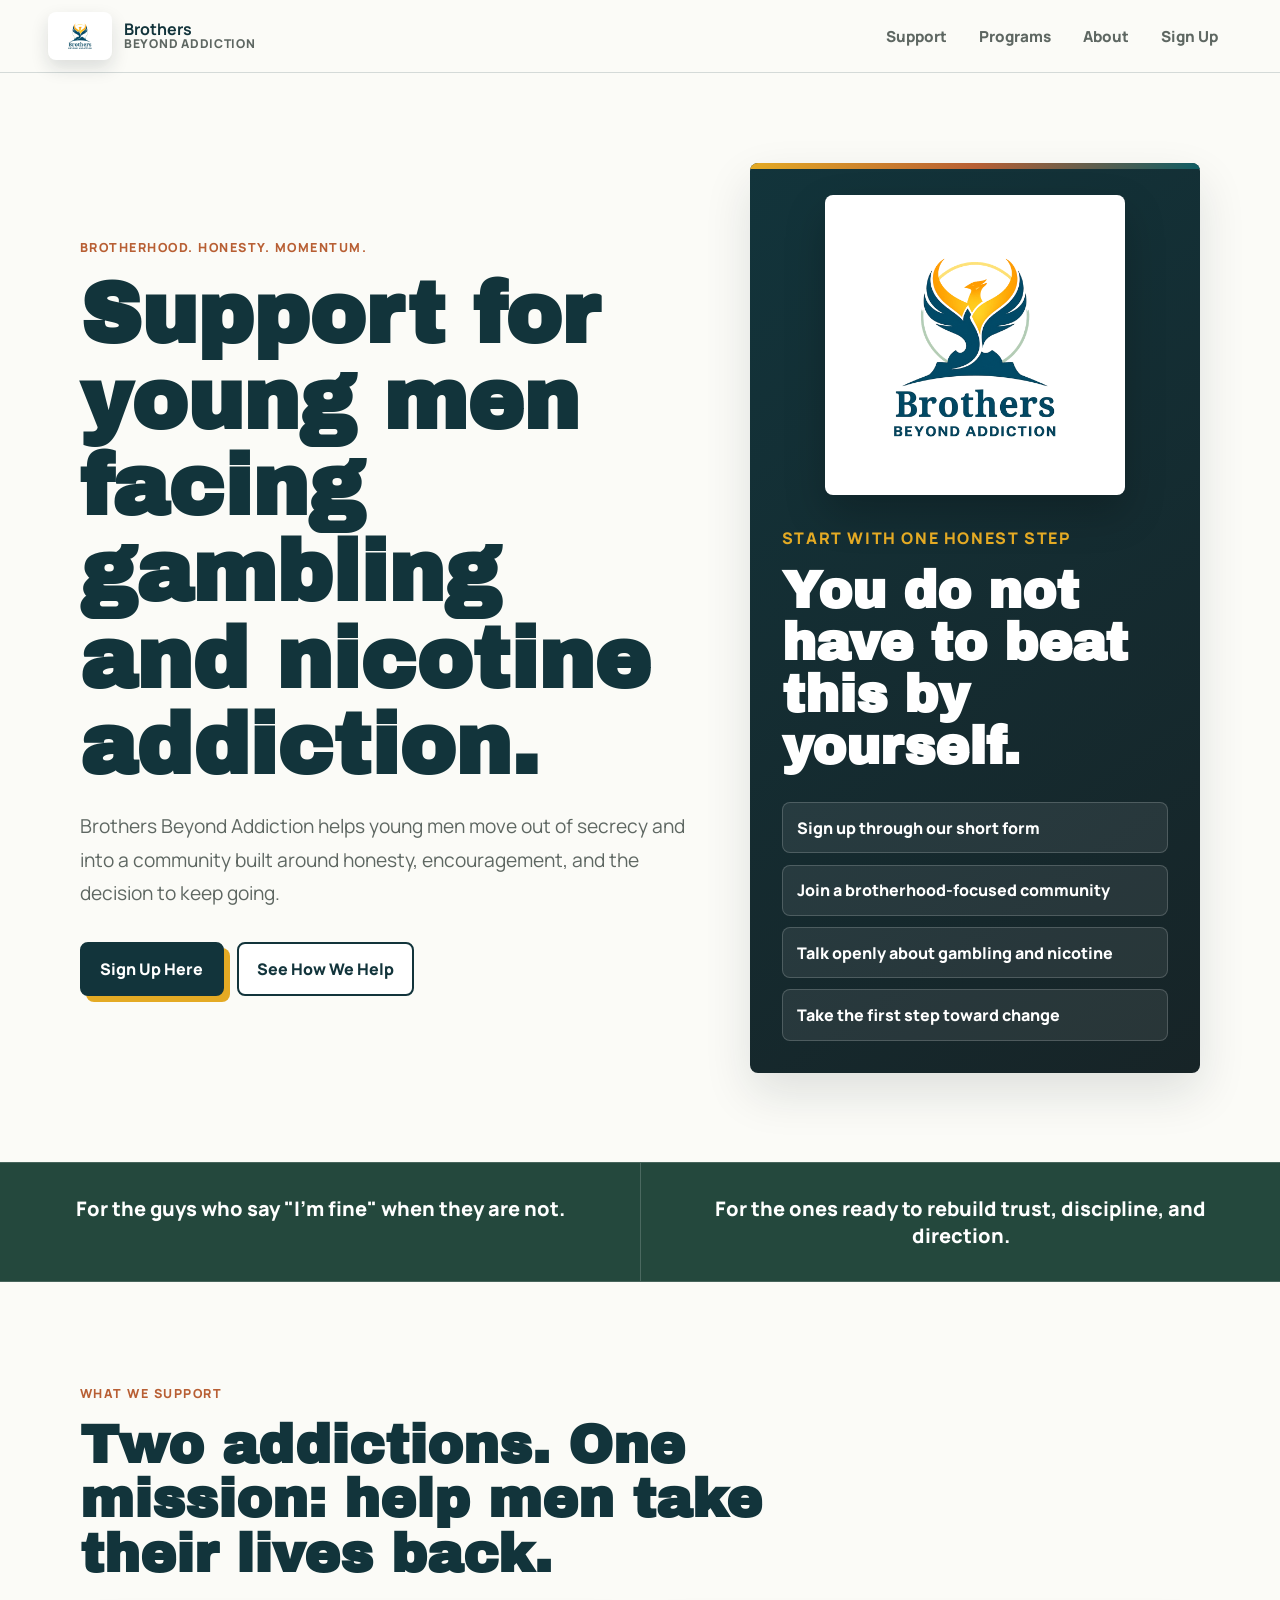
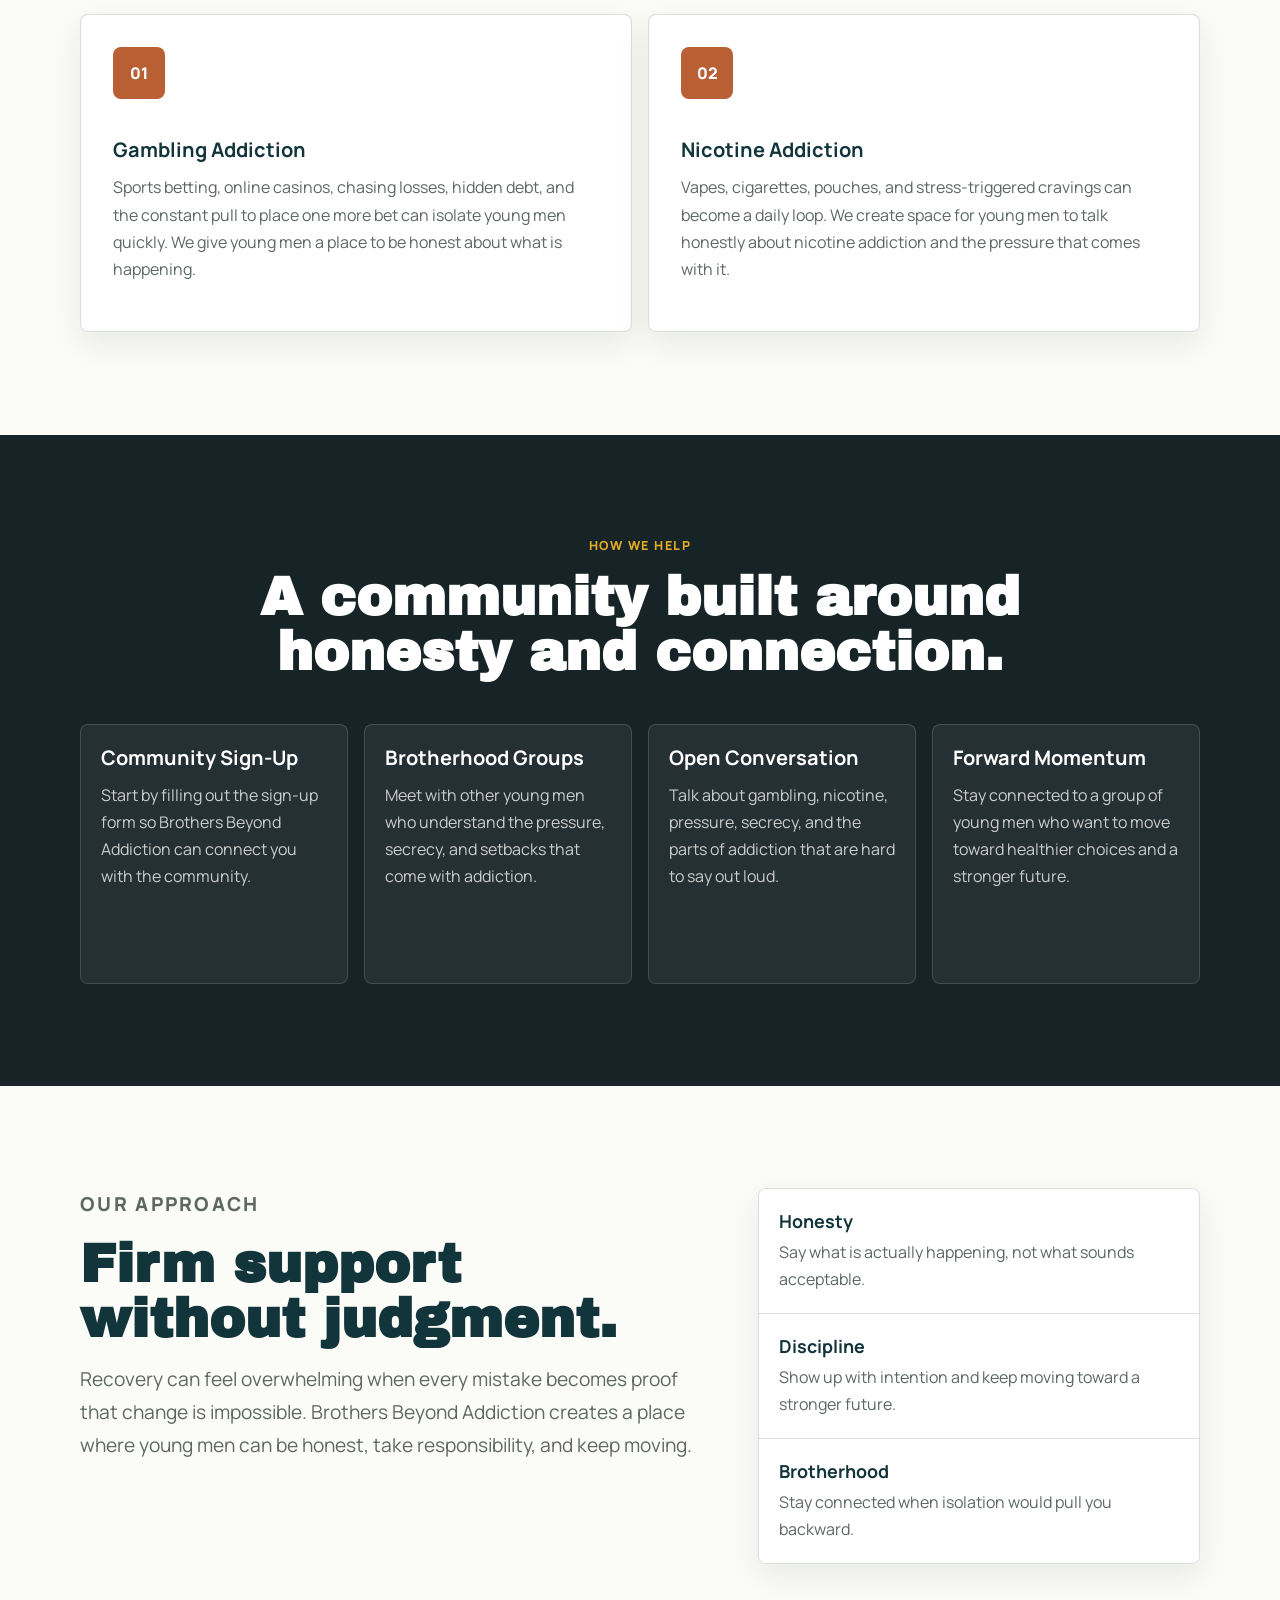
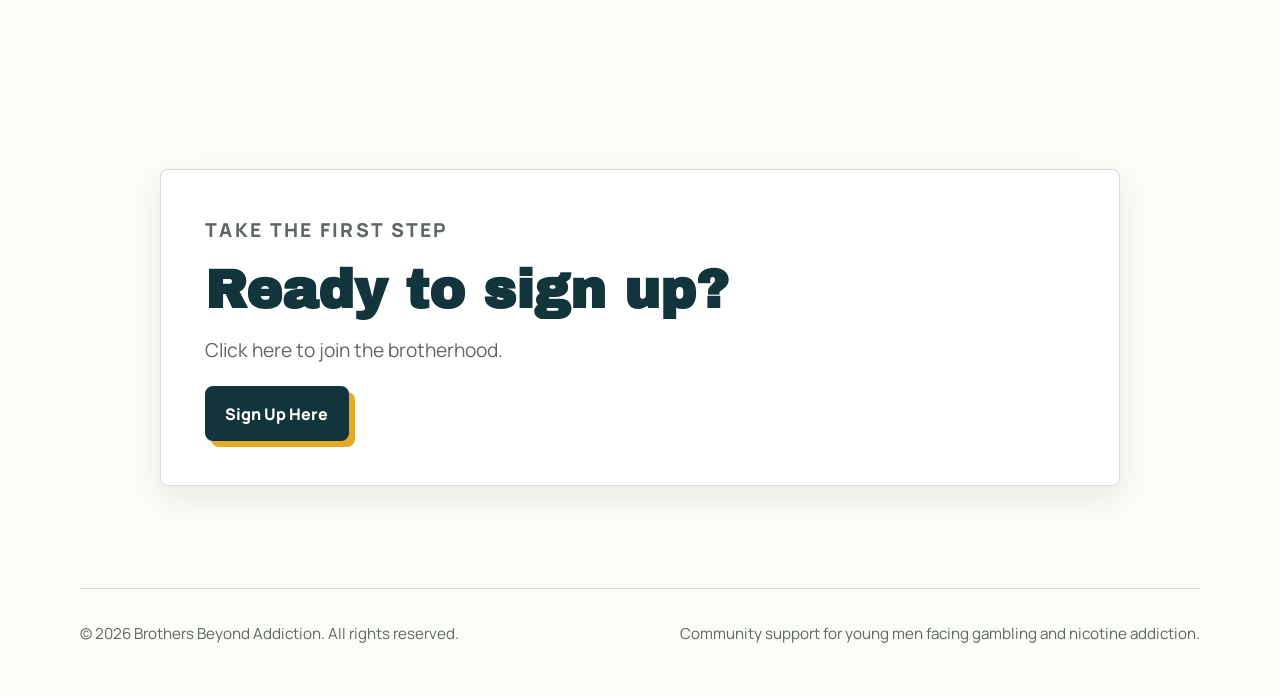
<file: index.html>
<!doctype html>
<html lang="en">
  <head>
    <meta charset="utf-8">
    <meta name="viewport" content="width=device-width, initial-scale=1">
    <meta
      name="description"
      content="Brothers Beyond Addiction is a community for young men facing gambling and nicotine addiction."
    >
    <title>Brothers Beyond Addiction | Support for Young Men</title>
    <link rel="preconnect" href="https://fonts.googleapis.com">
    <link rel="preconnect" href="https://fonts.gstatic.com" crossorigin>
    <link
      href="https://fonts.googleapis.com/css2?family=Archivo+Black&family=Manrope:wght@400;600;700;800&display=swap"
      rel="stylesheet"
    >
    <link rel="stylesheet" href="styles.css">
  </head>
  <body>
    <header class="site-header" data-header>
      <a class="brand" href="#top" aria-label="Brothers Beyond Addiction home">
        <span class="brand-mark">
          <img src="assets/brothers-beyond-addiction-logo.png" alt="" aria-hidden="true">
        </span>
        <span>
          <strong>Brothers</strong>
          <small>Beyond Addiction</small>
        </span>
      </a>

      <button class="nav-toggle" type="button" aria-expanded="false" aria-controls="site-nav" data-nav-toggle>
        <span class="sr-only">Toggle navigation</span>
        <span></span>
        <span></span>
        <span></span>
      </button>

      <nav class="site-nav" id="site-nav" data-nav>
        <a href="#support">Support</a>
        <a href="#programs">Programs</a>
        <a href="#about">About</a>
        <a href="#signup">Sign Up</a>
      </nav>
    </header>

    <main id="top">
      <section class="hero section-shell">
        <div class="hero-copy reveal">
          <p class="eyebrow">Brotherhood. Honesty. Momentum.</p>
          <h1>Support for young men facing gambling and nicotine addiction.</h1>
          <p class="hero-text">
            Brothers Beyond Addiction helps young men move out of secrecy and into a community built around
            honesty, encouragement, and the decision to keep going.
          </p>
          <div class="hero-actions">
            <a class="button primary" href="https://forms.gle/vkZTwhczoAzkG7Xs6" target="_blank" rel="noopener">Sign Up Here</a>
            <a class="button ghost" href="#programs">See How We Help</a>
          </div>
        </div>

        <div class="hero-card reveal" aria-label="Recovery focus card">
          <div class="hero-logo-wrap">
            <img src="assets/brothers-beyond-addiction-logo.png" alt="Brothers Beyond Addiction phoenix logo">
          </div>
          <p class="card-kicker">Start with one honest step</p>
          <h2>You do not have to beat this by yourself.</h2>
          <ul>
            <li>Sign up through our short form</li>
            <li>Join a brotherhood-focused community</li>
            <li>Talk openly about gambling and nicotine</li>
            <li>Take the first step toward change</li>
          </ul>
        </div>
      </section>

      <section class="intro-strip" aria-label="Core promise">
        <p>For the guys who say "I'm fine" when they are not.</p>
        <p>For the ones ready to rebuild trust, discipline, and direction.</p>
      </section>

      <section class="section-shell split-section" id="support">
        <div class="section-heading reveal">
          <p class="eyebrow">What We Support</p>
          <h2>Two addictions. One mission: help men take their lives back.</h2>
        </div>

        <div class="support-grid">
          <article class="support-card reveal">
            <span class="icon-badge">01</span>
            <h3>Gambling Addiction</h3>
            <p>
              Sports betting, online casinos, chasing losses, hidden debt, and the constant pull to place one
              more bet can isolate young men quickly. We give young men a place to be honest about what is happening.
            </p>
          </article>

          <article class="support-card reveal">
            <span class="icon-badge">02</span>
            <h3>Nicotine Addiction</h3>
            <p>
              Vapes, cigarettes, pouches, and stress-triggered cravings can become a daily loop. We create
              space for young men to talk honestly about nicotine addiction and the pressure that comes with it.
            </p>
          </article>
        </div>
      </section>

      <section class="program-band" id="programs">
        <div class="section-shell">
          <div class="section-heading centered reveal">
            <p class="eyebrow">How We Help</p>
            <h2>A community built around honesty and connection.</h2>
          </div>

          <div class="program-grid">
            <article class="program-card reveal">
              <h3>Community Sign-Up</h3>
              <p>Start by filling out the sign-up form so Brothers Beyond Addiction can connect you with the community.</p>
            </article>
            <article class="program-card reveal">
              <h3>Brotherhood Groups</h3>
              <p>Meet with other young men who understand the pressure, secrecy, and setbacks that come with addiction.</p>
            </article>
            <article class="program-card reveal">
              <h3>Open Conversation</h3>
              <p>Talk about gambling, nicotine, pressure, secrecy, and the parts of addiction that are hard to say out loud.</p>
            </article>
            <article class="program-card reveal">
              <h3>Forward Momentum</h3>
              <p>Stay connected to a group of young men who want to move toward healthier choices and a stronger future.</p>
            </article>
          </div>
        </div>
      </section>

      <section class="section-shell values-section" id="about">
        <div class="values-copy reveal">
          <p class="eyebrow">Our Approach</p>
          <h2>Firm support without judgment.</h2>
          <p>
            Recovery can feel overwhelming when every mistake becomes proof that change is impossible. Brothers
            Beyond Addiction creates a place where young men can be honest, take responsibility, and keep moving.
          </p>
        </div>

        <div class="values-list reveal">
          <div>
            <strong>Honesty</strong>
            <span>Say what is actually happening, not what sounds acceptable.</span>
          </div>
          <div>
            <strong>Discipline</strong>
            <span>Show up with intention and keep moving toward a stronger future.</span>
          </div>
          <div>
            <strong>Brotherhood</strong>
            <span>Stay connected when isolation would pull you backward.</span>
          </div>
        </div>
      </section>

      <section class="cta-section" id="signup">
        <div class="cta-card reveal">
          <p class="eyebrow">Take The First Step</p>
          <h2>Ready to sign up?</h2>
          <p>Click here to join the brotherhood.</p>
          <a class="button primary" href="https://forms.gle/vkZTwhczoAzkG7Xs6" target="_blank" rel="noopener">Sign Up Here</a>
        </div>
      </section>
    </main>

    <footer class="site-footer">
      <p>&copy; 2026 Brothers Beyond Addiction. All rights reserved.</p>
      <p>Community support for young men facing gambling and nicotine addiction.</p>
    </footer>

    <script src="script.js"></script>
  </body>
</html>
</file>
<file: styles.css>
:root {
  --ink: #12343b;
  --charcoal: #172427;
  --teal: #0f5d64;
  --forest: #24483d;
  --rust: #b85f34;
  --gold: #e4aa24;
  --paper: #fbfbf7;
  --soft: #f1f4ef;
  --white: #ffffff;
  --muted: #5e6762;
  --line: rgba(18, 52, 59, 0.16);
  --shadow: 0 20px 48px rgba(18, 36, 39, 0.12);
  --radius: 8px;
}

* {
  box-sizing: border-box;
}

html {
  scroll-behavior: smooth;
}

body {
  margin: 0;
  color: var(--ink);
  font-family: "Manrope", Arial, sans-serif;
  background: var(--paper);
}

a {
  color: inherit;
  text-decoration: none;
}

button,
input,
textarea {
  font: inherit;
}

.sr-only {
  position: absolute;
  width: 1px;
  height: 1px;
  padding: 0;
  margin: -1px;
  overflow: hidden;
  clip: rect(0, 0, 0, 0);
  white-space: nowrap;
  border: 0;
}

.site-header {
  position: sticky;
  top: 0;
  z-index: 10;
  display: flex;
  align-items: center;
  justify-content: space-between;
  gap: 1.25rem;
  width: 100%;
  padding: 12px clamp(16px, 4vw, 48px);
  border-bottom: 1px solid var(--line);
  background: rgba(251, 251, 247, 0.94);
  backdrop-filter: blur(16px);
}

.site-header.is-scrolled {
  box-shadow: 0 10px 30px rgba(18, 36, 39, 0.08);
}

.brand {
  display: inline-flex;
  align-items: center;
  min-width: 0;
  gap: 0.75rem;
  font-weight: 800;
}

.brand-mark {
  display: block;
  width: 64px;
  height: 48px;
  flex: 0 0 auto;
  overflow: hidden;
  border-radius: var(--radius);
  background: var(--white);
  box-shadow: 0 8px 18px rgba(18, 36, 39, 0.14);
}

.brand-mark img {
  width: 100%;
  height: 100%;
  padding: 4px;
  object-fit: contain;
  object-position: center;
}

.brand strong,
.brand small {
  display: block;
  line-height: 1.05;
}

.brand small {
  color: var(--muted);
  font-size: 0.76rem;
  font-weight: 800;
  letter-spacing: 0.06em;
  text-transform: uppercase;
}

.site-nav {
  display: flex;
  align-items: center;
  gap: 0.2rem;
}

.site-nav a {
  padding: 0.7rem 0.9rem;
  border-radius: var(--radius);
  color: var(--muted);
  font-size: 0.95rem;
  font-weight: 800;
}

.site-nav a:hover,
.site-nav a:focus-visible {
  color: var(--ink);
  background: var(--soft);
  outline: none;
}

.nav-toggle {
  display: none;
  width: 44px;
  height: 44px;
  border: 0;
  border-radius: var(--radius);
  background: var(--ink);
  cursor: pointer;
}

.nav-toggle span:not(.sr-only) {
  display: block;
  width: 20px;
  height: 2px;
  margin: 4px auto;
  background: var(--white);
}

.section-shell {
  width: min(1120px, calc(100% - 32px));
  margin: 0 auto;
}

.hero {
  display: grid;
  grid-template-columns: minmax(0, 1.05fr) minmax(300px, 0.78fr);
  gap: clamp(2rem, 5vw, 4.5rem);
  align-items: center;
  min-height: calc(100vh - 73px);
  padding: clamp(3.5rem, 7vw, 6.5rem) 0;
}

.eyebrow {
  margin: 0 0 1rem;
  color: var(--rust);
  font-size: 0.78rem;
  font-weight: 900;
  letter-spacing: 0.12em;
  text-transform: uppercase;
}

h1,
h2,
h3,
p {
  margin-top: 0;
}

h1,
h2 {
  font-family: "Archivo Black", Impact, sans-serif;
  letter-spacing: 0;
  line-height: 1.02;
}

h1 {
  max-width: 780px;
  margin-bottom: 1.35rem;
  font-size: clamp(2.8rem, 6.6vw, 6.5rem);
}

h2 {
  margin-bottom: 1rem;
  font-size: clamp(2rem, 4.2vw, 4.5rem);
}

h3 {
  margin-bottom: 0.75rem;
  font-size: 1.25rem;
  line-height: 1.25;
}

.hero-text,
.values-copy p,
.cta-card > p {
  max-width: 640px;
  color: var(--muted);
  font-size: clamp(1.03rem, 1.6vw, 1.2rem);
  line-height: 1.72;
}

.hero-actions {
  display: flex;
  flex-wrap: wrap;
  gap: 0.8rem;
  margin-top: 2rem;
}

.button {
  display: inline-flex;
  align-items: center;
  justify-content: center;
  min-height: 50px;
  padding: 0.9rem 1.15rem;
  border: 2px solid var(--ink);
  border-radius: var(--radius);
  font-weight: 900;
  cursor: pointer;
  transition: transform 180ms ease, box-shadow 180ms ease, background 180ms ease;
}

.button:hover,
.button:focus-visible {
  transform: translateY(-2px);
  outline: none;
}

.button.primary {
  color: var(--white);
  background: var(--ink);
  box-shadow: 6px 6px 0 var(--gold);
}

.button.ghost {
  background: var(--white);
}

.hero-card {
  position: relative;
  overflow: hidden;
  min-height: 480px;
  padding: clamp(1.4rem, 3vw, 2rem);
  border-radius: var(--radius);
  color: var(--white);
  background: linear-gradient(145deg, var(--ink), var(--charcoal));
  box-shadow: var(--shadow);
}

.hero-card::before {
  position: absolute;
  top: 0;
  left: 0;
  width: 100%;
  height: 6px;
  content: "";
  background: linear-gradient(90deg, var(--gold), var(--rust), var(--teal));
}

.hero-logo-wrap {
  display: grid;
  width: min(300px, 100%);
  aspect-ratio: 1;
  place-items: center;
  margin: 0 auto 2rem;
  overflow: hidden;
  border-radius: var(--radius);
  background: var(--white);
  box-shadow: 0 18px 40px rgba(0, 0, 0, 0.22);
  animation: breathe 4.5s ease-in-out infinite;
}

.hero-logo-wrap img {
  width: 100%;
  height: 100%;
  padding: 10px;
  object-fit: contain;
  object-position: center;
}

.card-kicker {
  color: var(--gold);
  font-weight: 900;
  letter-spacing: 0.1em;
  text-transform: uppercase;
}

.hero-card h2 {
  max-width: 430px;
  font-size: clamp(2rem, 4vw, 3.8rem);
}

.hero-card ul {
  position: relative;
  z-index: 1;
  display: grid;
  gap: 0.7rem;
  padding: 0;
  margin: 1.8rem 0 0;
  list-style: none;
}

.hero-card li {
  padding: 0.85rem 0.9rem;
  border: 1px solid rgba(255, 255, 255, 0.18);
  border-radius: var(--radius);
  background: rgba(255, 255, 255, 0.08);
  font-weight: 800;
}

.intro-strip {
  display: grid;
  grid-template-columns: 1fr 1fr;
  border-top: 1px solid rgba(255, 255, 255, 0.16);
  border-bottom: 1px solid rgba(255, 255, 255, 0.16);
  color: var(--white);
  background: var(--forest);
}

.intro-strip p {
  padding: clamp(1.25rem, 3vw, 2rem);
  margin: 0;
  font-size: clamp(1rem, 1.8vw, 1.25rem);
  font-weight: 900;
  text-align: center;
}

.intro-strip p + p {
  border-left: 1px solid rgba(255, 255, 255, 0.18);
}

.split-section,
.values-section,
.cta-section {
  padding: clamp(4rem, 8vw, 6.5rem) 0;
}

.section-heading {
  max-width: 760px;
}

.centered {
  margin: 0 auto 2.75rem;
  text-align: center;
}

.support-grid,
.program-grid {
  display: grid;
  gap: 1rem;
}

.support-grid {
  grid-template-columns: repeat(2, minmax(0, 1fr));
  margin-top: 2rem;
}

.support-card,
.program-card,
.cta-card,
.values-list {
  border: 1px solid var(--line);
  border-radius: var(--radius);
  background: var(--white);
  box-shadow: 0 12px 34px rgba(18, 36, 39, 0.08);
}

.support-card {
  min-height: 300px;
  padding: clamp(1.25rem, 3vw, 2rem);
}

.support-card p,
.program-card p,
.values-list span,
.site-footer {
  color: var(--muted);
  line-height: 1.7;
}

.icon-badge {
  display: inline-grid;
  width: 52px;
  height: 52px;
  place-items: center;
  margin-bottom: 2.4rem;
  border-radius: var(--radius);
  color: var(--white);
  background: var(--rust);
  font-weight: 900;
}

.program-band {
  padding: clamp(4rem, 8vw, 6.5rem) 0;
  color: var(--white);
  background: var(--charcoal);
}

.program-band .eyebrow {
  color: var(--gold);
}

.program-grid {
  grid-template-columns: repeat(4, minmax(0, 1fr));
}

.program-card {
  min-height: 260px;
  padding: 1.25rem;
  color: var(--white);
  background: rgba(255, 255, 255, 0.06);
  border-color: rgba(255, 255, 255, 0.14);
  box-shadow: none;
}

.program-card p {
  color: rgba(255, 255, 255, 0.76);
}

.values-section {
  display: grid;
  grid-template-columns: 1fr minmax(280px, 0.72fr);
  gap: clamp(2rem, 5vw, 4.5rem);
  align-items: start;
}

.values-list {
  display: grid;
  overflow: hidden;
  padding: 0;
}

.values-list div {
  padding: 1.25rem;
  background: var(--white);
}

.values-list div + div {
  border-top: 1px solid var(--line);
}

.values-list strong,
.values-list span {
  display: block;
}

.values-list strong {
  margin-bottom: 0.35rem;
  font-size: 1.12rem;
}

.cta-section {
  width: min(960px, calc(100% - 32px));
  margin: 0 auto;
}

.cta-card {
  padding: clamp(1.35rem, 4vw, 2.75rem);
}

.site-footer {
  display: flex;
  flex-wrap: wrap;
  justify-content: space-between;
  gap: 1rem;
  width: min(1120px, calc(100% - 32px));
  margin: 0 auto;
  padding: 2rem 0 3rem;
  border-top: 1px solid var(--line);
  font-size: 0.95rem;
}

.site-footer p {
  margin: 0;
}

.reveal {
  opacity: 0;
  transform: translateY(18px);
  transition: opacity 700ms ease, transform 700ms ease;
}

.reveal.is-visible {
  opacity: 1;
  transform: translateY(0);
}

@keyframes breathe {
  0%,
  100% {
    transform: scale(1);
  }

  50% {
    transform: scale(1.04);
  }
}

@media (prefers-reduced-motion: reduce) {
  html {
    scroll-behavior: auto;
  }

  *,
  *::before,
  *::after {
    animation-duration: 0.01ms !important;
    animation-iteration-count: 1 !important;
    scroll-behavior: auto !important;
    transition-duration: 0.01ms !important;
  }
}

@media (max-width: 900px) {
  .site-header {
    align-items: center;
  }

  .nav-toggle {
    display: block;
    flex: 0 0 auto;
  }

  .site-nav {
    position: absolute;
    top: calc(100% + 1px);
    right: 16px;
    left: 16px;
    display: none;
    flex-direction: column;
    align-items: stretch;
    padding: 0.75rem;
    border: 1px solid var(--line);
    border-radius: var(--radius);
    background: var(--white);
    box-shadow: var(--shadow);
  }

  .site-nav.is-open {
    display: flex;
  }

  .hero,
  .values-section {
    grid-template-columns: 1fr;
  }

  .hero {
    min-height: auto;
    padding-top: 3.5rem;
  }

  .hero-card {
    min-height: auto;
  }

  .support-grid,
  .program-grid,
  .intro-strip {
    grid-template-columns: 1fr;
  }

  .intro-strip p + p {
    border-top: 1px solid rgba(255, 255, 255, 0.18);
    border-left: 0;
  }
}

@media (max-width: 560px) {
  .site-header {
    padding-inline: 12px;
  }

  .brand span:last-child {
    display: none;
  }

  h1 {
    font-size: clamp(2.45rem, 13vw, 4.5rem);
  }

  .hero-actions,
  .button {
    width: 100%;
  }

  .program-card,
  .support-card {
    min-height: auto;
  }

}
</file>
